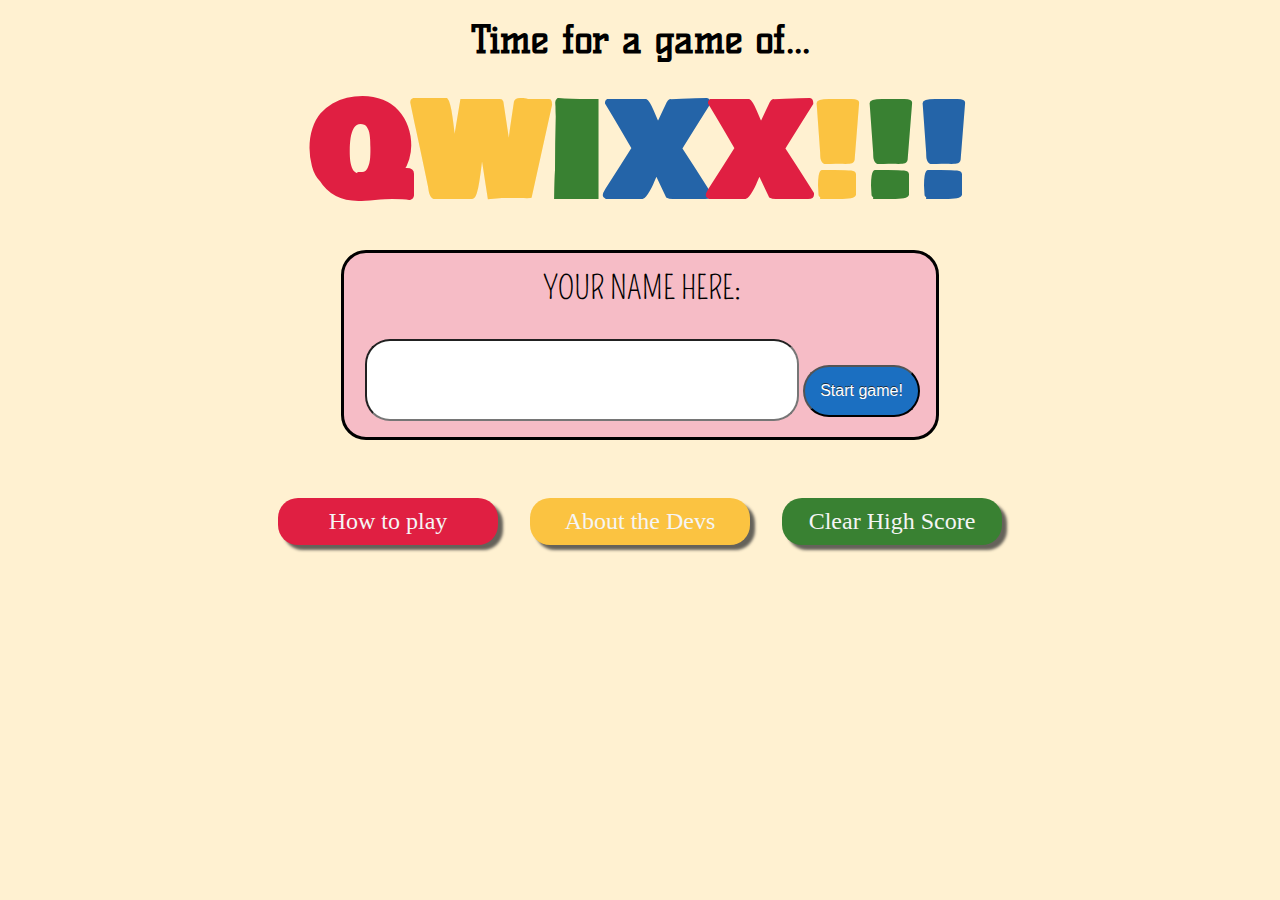
<file: index.html>
<!DOCTYPE html>
<html lang="en">

<head>
    <meta charset="UTF-8">
    <meta name="viewport" content="width=device-width, initial-scale=1.0">
    <meta http-equiv="X-UA-Compatible" content="ie=edge">
    <link rel="stylesheet" href="./landing-page/home.css">
    <title>Qwixx!</title>
</head>

<body>
    <header>
        <h2>Time for a game of...</h2>
        <h1><span id='q'>Q</span><span id='w'>W</span><span id='i'>I</span><span id='x1'>X</span><span id='x2'>X</span><span id='bang1'>!</span><span id='bang2'>!</span><span id='bang3'>!</span></h1>
    </header>
    <main>
    <form id="user-sign-up">
            <p>YOUR NAME HERE:</p>
            <input type="text" id="user-name" name="name" required />
            <button id="start-game">Start game!</button>
        </form>
        <nav>
            <a href="rules-page/index.html" id="htp">How to play</a>
            <a href="about-page/index.html" id="atd">About the Devs</a>
            <a id="clear-storage">Clear High Score</a>
        </nav>
    </main>

    <script type="module" src="./landing-page/home.js"></script>
</body>

</html>
</file>
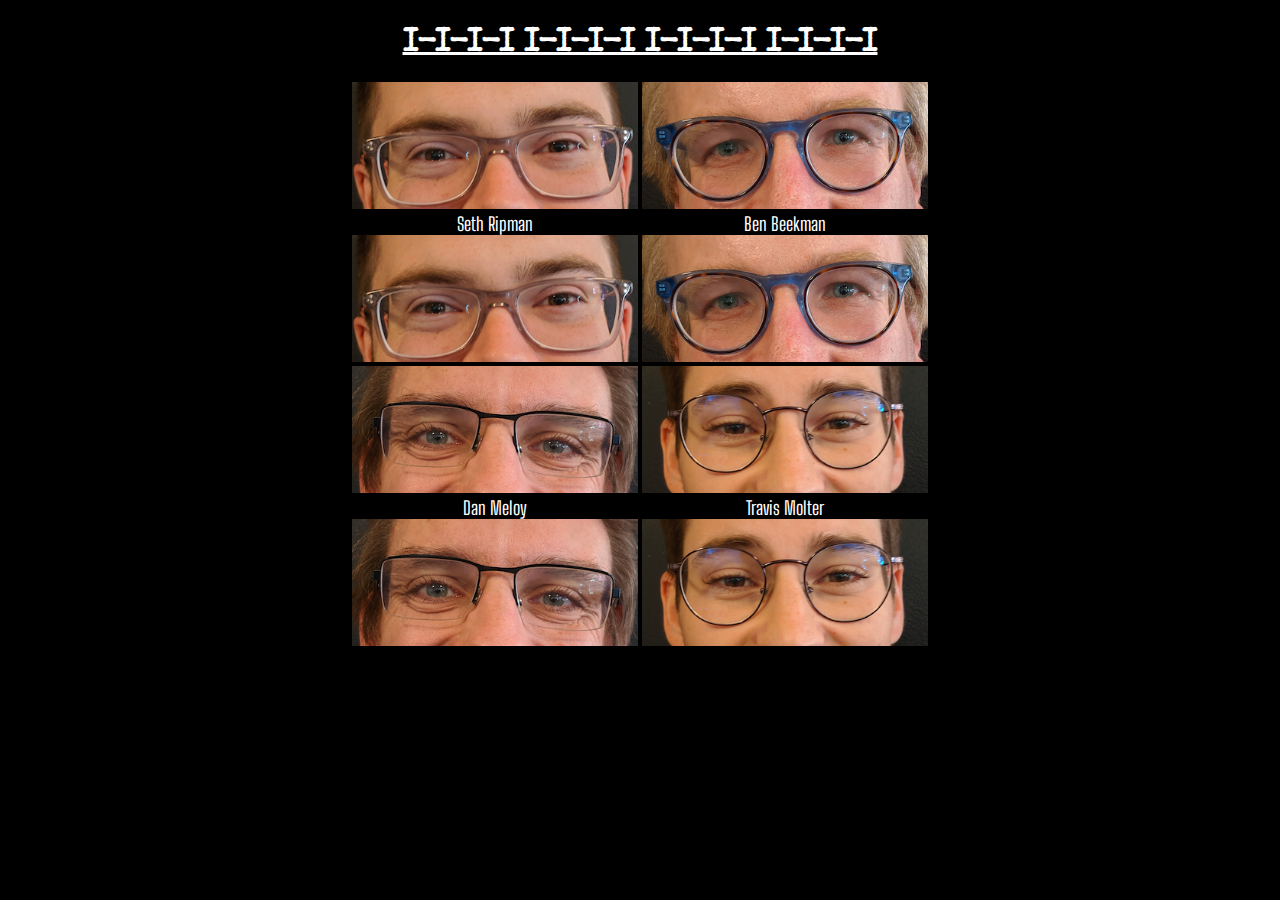
<file: about-page/index.html>
<!DOCTYPE html>
<html lang="en">

<head>
    <meta charset="UTF-8">
    <meta name="viewport" content="width=device-width, initial-scale=1.0">
    <meta http-equiv="X-UA-Compatible" content="ie=edge">
    <link href="https://fonts.googleapis.com/css?family=Big+Shoulders+Text|Special+Elite&display=swap" rel="stylesheet"> 
    <link rel="stylesheet" href="./about.css">
    <link rel="stylesheet" href="./animate.css">
    <title>About Us!</title>
</head>

<body>
    <header>
        <h1>
            <span class="rancho">I-I-I-I I-I-I-I I-I-I-I I-I-I-I</span>
        </h1>
    </header>
    <main>
        <div class="container" id="container">
                <div class="parent" id="parent">
                    <div class="seth div1 rect-img">
                        <img class="rect-face seth-face" src="../assets/about-faces/seth-rect-face.jpg">
                    </div>
                    
                    <div class="seth div2"> 
                        <span>Seth Ripman</span>
                    </div>
                    
                    <div class="seth div3 rect-img"> 
                        <img class="rect-face seth-face" src="../assets/about-faces/seth-rect-face.jpg">
                    </div>
                
                    <div class="dan div4 rect-img">
                        <img class="rect-face dan-face" src="../assets/about-faces/dan-rect-face.jpg">
                    </div>
                    
                    <div class="dan div5"> 
                        <span>Dan Meloy</span>
                    </div>
                    
                    <div class="dan div6 rect-img"> 
                        <img class="rect-face dan-face" src="../assets/about-faces/dan-rect-face.jpg">
                    </div>

                    <div class="ben div7 rect-img">
                        <img class="rect-face ben-face" src="../assets/about-faces/ben-rect-face.jpg">
                    </div>
                    
                    <div class="ben div8"> 
                        <span>Ben Beekman</span>
                    </div>
                    
                    <div class="ben div9 rect-img"> 
                        <img class="rect-face ben-face" src="../assets/about-faces/ben-rect-face.jpg">
                    </div>

                    <div class="travis div10 rect-img">
                        <img class="rect-face travis-face" src="../assets/about-faces/travis-rect-face.jpg">
                    </div>
                    
                    <div class="travis div11"> 
                        <span>Travis Molter</span>
                    </div>
                    
                    <div class="travis div12 rect-img"> 
                        <img class="rect-face travis-face" src="../assets/about-faces/travis-rect-face.jpg">
                    </div>
                </div>


            <div class="hidden-container">
                <div id="hidden-seth">
                    <img id="big-seth" class="square-face" src="../assets/about-faces/seth-square-face.jpg">
                    <div>
                        <p>As a bartender mixing drinks in a high-paced nightclub, a neuroscience researcher performing delicate injections into brain tissue, or when training professional fighter Aung La N'sang in his path from Burmese refugee to two division world champion in Asia's largest global sports media property, Seth solves puzzles that require diverse approaches and reward unorthodox solutions. He identifies strongly with Roadhog, Snorlax, and other polarizing and controversial <strong>BIG BOIS</strong> from popular culture.</p>
                    </div>
                </div>
                <div id="hidden-dan">
                    <img id="big-dan" class="square-face" src="../assets/about-faces/dan-square-face.jpg">
                    <div>
                        <p>Business owner, head brewer, hostel manager, wilderness guide, technician, developer; Dan's held many titles over the years, but one thing has stayed the same: his drive to always learn more, move forward, and have fun doing it!</p>
                    </div>
                </div>
                <div id="hidden-ben">
                    <img id="big-ben" class="square-face" src="../assets/about-faces/ben-square-face.jpg">
                    <div>
                        <p>I've been helping people with technology as a teacher, technician, and designer for most of my life. Working with non-technical clients has taught me a lot about usability. This background gives me a lot of perspective about developing software that's approachable, easy-to-use and intuitive.</p>
                    </div>
                </div>
                <div id="hidden-travis">
                    <img id="big-travis" class="square-face" src="../assets/about-faces/travis-square-face.jpg">
                    <div>
                        <p>Travis Molter is an outdoor and code enthusiast.</p>
                    </div>
                </div>
            </div>
        </div>
    </main>

    <script type="module" src="./about.js"></script>
</body>

</html>
</file>
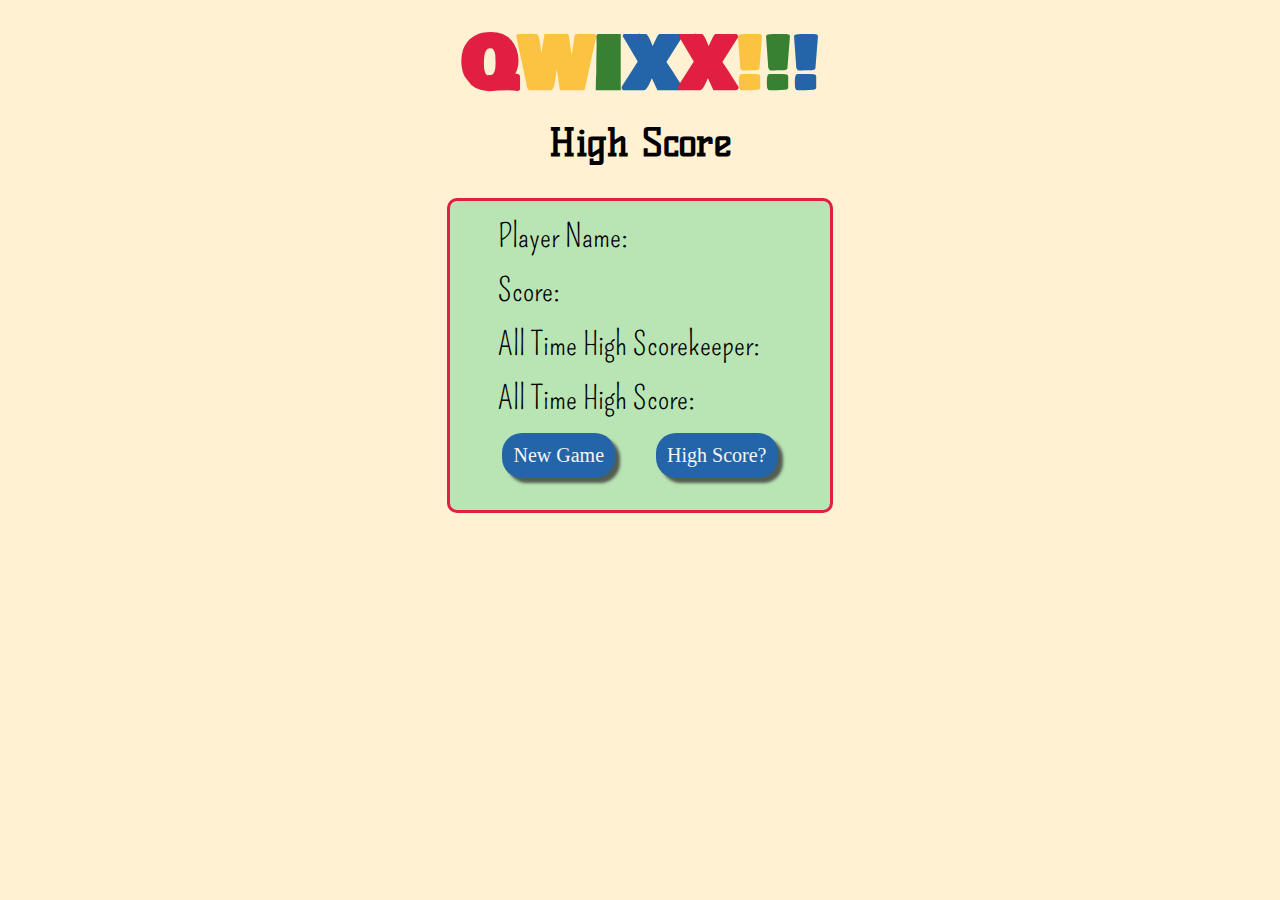
<file: results-page/index.html>
<!DOCTYPE html>
<html lang="en">

	<head>
		<meta charset="UTF-8">
		<meta name="viewport" content="width=device-width, initial-scale=1.0">
		<meta http-equiv="X-UA-Compatible" content="ie=edge">
		<link rel="stylesheet" href="results.css">
		<link rel="stylesheet" href="../assets/animations/animate.css">
		<title>High Score</title>
	</head>

	<body>
		<header>
			<h1><span id='q'>Q</span><span id='w'>W</span><span id='i'>I</span><span id='x1'>X</span><span
					id='x2'>X</span><span id='bang1'>!</span><span id='bang2'>!</span><span id='bang3'>!</span></h1>
			<h2>High Score</h2>
		</header>
		<main>
			<p id="user-name-span">Player Name:</p>
			<p id="user-score-span">Score: </p>
			<p id="high-score-name-span">All Time High Scorekeeper: </p>
			<p id="high-score-score-span"> All Time High Score:</p>
			<nav>
				<a href="../index.html">New Game</a>
				<a href="./index.html">High Score?</a>
			</nav>
		</main>
		<script type="module" src="./results.js"></script>
	</body>

</html>
</file>
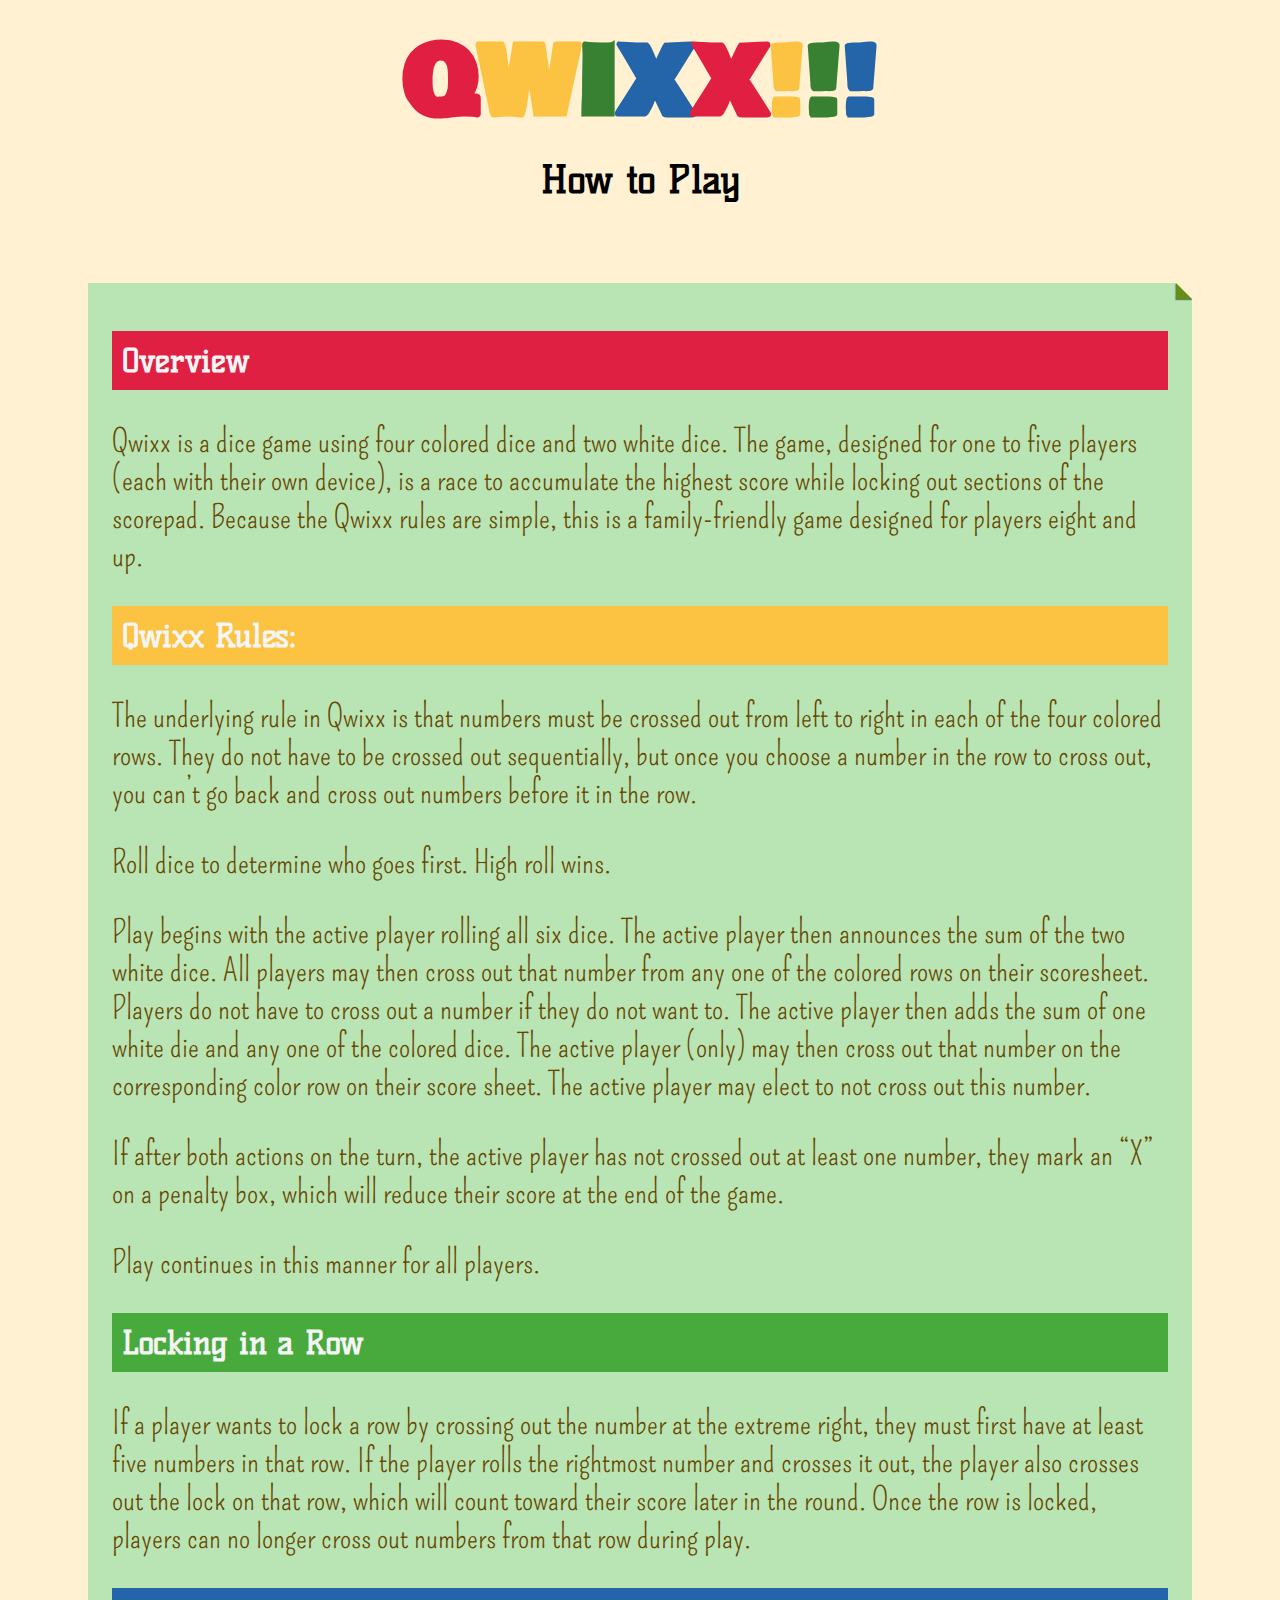
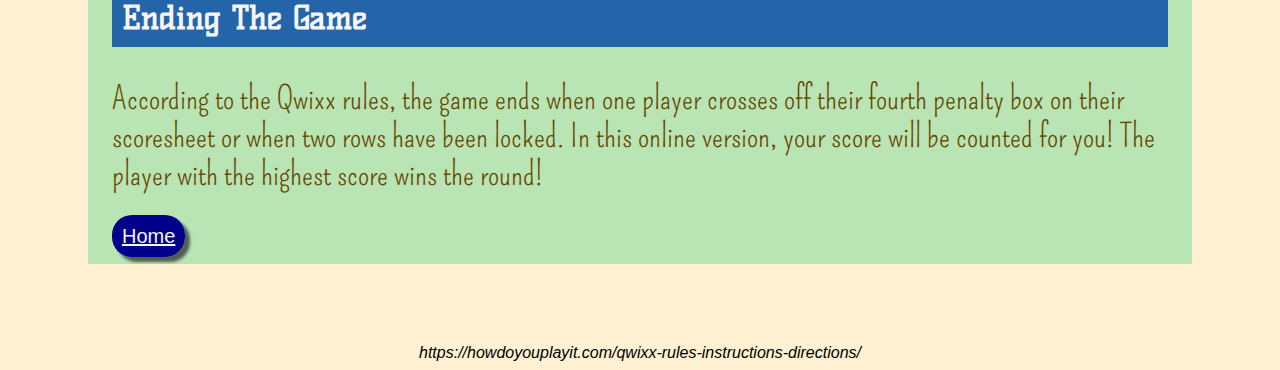
<file: rules-page/index.html>
<!DOCTYPE html>
<html lang="en">
<head>
    <meta charset="UTF-8">
    <meta name="viewport" content="width=device-width, initial-scale=1.0">
    <meta http-equiv="X-UA-Compatible" content="ie=edge">
    <link rel="stylesheet" href="rules.css">
    <title>How to Play</title>
</head>
<body>
    <header>
        <h1><span id='q'>Q</span><span id='w'>W</span><span id='i'>I</span><span id='x1'>X</span><span id='x2'>X</span><span id='bang1'>!</span><span id='bang2'>!</span><span id='bang3'>!</span></h1>
        <h2>How to Play</h2>
    </header>

    <main class="note">
        <h3>Overview</h3>
        <p>Qwixx is a dice game using four colored dice and two white dice. The game, designed for one to five players (each with their own device), is a race to accumulate the highest score while locking out sections of the scorepad. Because the Qwixx rules are simple, this is a family-friendly game designed for players eight and up.</p>

        <h3 class=qwixx-rules>Qwixx Rules:</h3>
        <p>The underlying rule in Qwixx is that numbers must be crossed out from left to right in each of the four colored rows. They do not have to be crossed out sequentially, but once you choose a number in the row to cross out, you can’t go back and cross out numbers before it in the row.</p>

        <p>Roll dice to determine who goes first. High roll wins.</p>
                
        <p>Play begins with the active player rolling all six dice. The active player then announces the sum of the two white dice. All players may then cross out that number from any one of the colored rows on their scoresheet. Players do not have to cross out a number if they do not want to. The active player then adds the sum of one white die and any one of the colored dice. The active player (only) may then cross out that number on the corresponding color row on their score sheet. The active player may elect to not cross out this number.</p>

        <p> If after both actions on the turn, the active player has not crossed out at least one number, they mark an “X” on a penalty box, which will reduce their score at the end of the game.</p>
                
        <p>Play continues in this manner for all players.</p>

        <h3 class="lockin-rules">Locking in a Row</h3>
        <p>If a player wants to lock a row by crossing out the number at the extreme right, they must first have at least five numbers in that row. If the player rolls the rightmost number and crosses it out, the player also crosses out the lock on that row, which will count toward their score later in the round. Once the row is locked, players can no longer cross out numbers from that row during play.</p>

        <h3 class="ending-game">Ending The Game</h3>
        <p>According to the Qwixx rules, the game ends when one player crosses off their fourth penalty box on their scoresheet or when two rows have been locked. In this online version, your score will be counted for you! The player with the highest score wins the round!</p>

                <nav>
                    <a href="../index.html">Home</a> 
                </nav>    
    </main>
        <cite>https://howdoyouplayit.com/qwixx-rules-instructions-directions/</cite>
</body>
</html>
</file>
<file: landing-page/home.css>
@import url('https://fonts.googleapis.com/css?family=Bowlby+One+SC|Kelly+Slab|Pompiere&display=swap');

body {
    background-color: hsl(42, 100%, 91%);

}

h1 {
    font-family: 'Bowlby One SC', cursive;
    font-size: 8rem;
    margin: 0;
    letter-spacing: 3px;
}

h2 {
    font-family: 'Kelly Slab', cursive;
    font-size: 2.4rem;
    line-height: 0rem;
    margin-bottom: 14px;
}

#q {
    color: #e01f42;
}

#w {
    color: #fbc341;
}

#i {
    color: #398132;
}

#x1 {
    color: #2464a8;
}

#x2 {
    color: #e01f42;
}

#bang1 {
    color: #fbc341;
}

#bang2 {
    color: #398132;
}

#bang3 {
    color: #2464a8;
}

header {
    display: flex;
    flex-direction: column;
    align-items: center;
}

main {
    display: flex;
    flex-direction: column;
    align-items: center;
}

form {
    border: solid;
    border-radius: 25px;
    background-color: hsl(349, 76%, 85%);
    padding: 1rem;
    margin-bottom: 42px;
}

#htp {
    background: #e01f42;
}

#htp:hover {
    background: #e01f4261;
    color: black;
}

#atd {
    background: #fbc341;
}

#atd:hover {
    background: #fbc34159;
    color: black;
}

#clear-storage {
    background: #398132;
}

#clear-storage:hover {
    background: #39813275;
    color: black;
    cursor: pointer;
}

input {
    border-radius: 25px;
    margin-left: 5px;
    padding: 10px;
    font-size: 3rem;
    font-family: 'Pompiere', cursive;
}

#user-sign-up p {
    margin-left: 5px;
    border-radius: 25px;
    font-size: 2rem;
    font-family: 'Pompiere', cursive;
    text-align: center;
    margin-top: 0;
}

#user-sign-up button {
    color: white;
    font-size: 16px;
    padding: 15px;
    margin-top: 1rem;
    text-shadow: 0px -1px 0px rgba(30, 30, 30, 0.8);
    border-radius: 30px;
    background: #1b6fc1;
    transition: all 0.5s;
    
}
#user-sign-up button:hover {
    background-color: #1b6fc1a8;
    color: black;
}

a {
    background-color: hsl(211, 65%, 40%);
    color: whitesmoke;
    font-size: 24px;
    text-shadow: 1px black;
    padding: 10px;
    box-shadow: 5px 5px 3px 0px rgba(50, 50, 50, 0.75);
    border-radius: 20px;
    width: 200px;
    text-decoration: none;
    text-align: center;
    transition: all 0.5s;
    margin: 1rem;
}

nav {
    margin: 0 auto;
    display: flex;
    justify-content: space-between;
}
</file>
<file: about-page/about.css>
body, main {
    margin: 0 auto;
    background-color: black;
    color: white;
}

h1 {
    text-align: center;
}

.rancho {
    font-family: 'Special Elite', cursive;
    text-decoration: underline;
}

.container {
    margin: 0 auto;
    width: 45%;
}

img {
    width: 100%;
    height: auto;
}

.parent {
    display: grid;
    grid-template-columns: 9fr 0fr 9fr;
    grid-template-rows: 4fr 0.5fr 4fr 0fr 4fr 0.5fr 4fr;
    grid-column-gap: 2px;
    grid-row-gap: 0px;
}
    
.div1 { 
    grid-area: 1 / 1 / 2 / 2;
}

.div2 {
    grid-area: 2 / 1 / 3 / 2;
    text-align: center;
    font-family: 'Big Shoulders Text', cursive;
    font-size: 115%;
}

.div3 {
    grid-area: 3 / 1 / 4 / 2;
}

.div4 {
    grid-area: 5 / 1 / 6 / 2;
}

.div5 {
    grid-area: 6 / 1 / 7 / 2;
    text-align: center;
    font-family: 'Big Shoulders Text', cursive;
    font-size: 115%;
}

.div6 {
    grid-area: 7 / 1 / 8 / 2;
}

.div7 {
    grid-area: 1 / 3 / 2 / 4;
}

.div8 {
    grid-area: 2 / 3 / 3 / 4;
    text-align: center;
    font-family: 'Big Shoulders Text', cursive;
    font-size: 115%;
}

.div9 {
    grid-area: 3 / 3 / 4 / 4;
}

.div10 {
    grid-area: 5 / 3 / 6 / 4;
}

.div11 {
    grid-area: 6 / 3 / 7 / 4;
    text-align: center;
    font-family: 'Big Shoulders Text', cursive;
    font-size: 115%;
}

.div12 {
    grid-area: 7 / 3 / 8 / 4;
}

#hidden-seth {
   display: none;
}

#hidden-dan {
    display: none;
}

#hidden-ben {
    display: none;
}

#hidden-travis {
    display: none;
}

.hidden-container {
    font-family: 'Big Shoulders Text', cursive;
    font-size: 1.25em;
}
</file>
<file: results-page/results.css>
@import url('https://fonts.googleapis.com/css?family=Bowlby+One+SC|Kelly+Slab|Pompiere&display=swap');

p {
    font-family: 'Pompiere', cursive;
    font-size: 2rem;
    margin: 1rem;
}

body {
    background-color: hsl(42, 100%, 91%);
}

header {
    display: flex;
    flex-direction: column;
    align-items: center;
}

#q {
    color: #e01f42;
}

#w {
    color: #fbc341;
}

#i {
    color: #398132;
}

#x1 {
    color: #2464a8;
}

#x2 {
    color: #e01f42;
}

#bang1 {
    color: #fbc341;
}

#bang2 {
    color: #398132;
}

#bang3 {
    color: #2464a8;
}

h1 {
    font-family: 'Bowlby One SC', cursive;
    font-size: 4.5rem;
    margin: 0;
}

h2 {
    font-family: 'Kelly Slab', cursive;
    font-size: 2.4rem;
    margin: 0;
    margin-bottom: 2rem;
    color: black;
}

main {
    margin: 0 auto;
    border: solid hsl(349, 76%, 50%);
    padding: 0 2rem 2rem;
    width: 25%;
    background: #b9e4b4;
    border-radius: 10px;
}



a {
    background-color: hsl(211, 65%, 40%);
    color: whitesmoke;
    font-size: 20px;
    text-shadow: 1px black;
    padding: .7rem;
    box-shadow: 5px 5px 3px 0px rgba(50, 50, 50, 0.75);
    border-radius: 20px;
    text-decoration: none;
}

a:hover {
    background-color: hsl(211, 65%, 85%);
}

nav {
    display: flex;
    flex-direction: row;
    justify-content: space-around;
}
</file>
<file: rules-page/rules.css>
@import url('https://fonts.googleapis.com/css?family=Bowlby+One+SC|Kelly+Slab|Pompiere&display=swap');

body {
	display: flex;
	align-items: center;
	justify-content: center;
	vertical-align: center;
	flex-wrap: wrap;
	align-content: center;
	font-family: 'Open Sans',
    sans-serif;
    background-color: hsl(42, 100%, 91%);
    
}

#q {
    color: #e01f42;
}

#w {
    color: #fbc341;
}

#i {
    color: #398132;
}

#x1 {
    color: #2464a8;
}

#x2 {
    color: #e01f42;
}

#bang1 {
    color: #fbc341;
}

#bang2 {
    color: #398132;
}

#bang3 {
    color: #2464a8;
}

header {
    display: flex;
    flex-direction: column;
    align-items: center;
    
}

h1 {
    font-family: 'Bowlby One SC', cursive;
    font-size: 6rem;
    margin-top: 0;
    margin-bottom: 0;
}

h2 {
    font-family: 'Kelly Slab', cursive;
    font-size: 2.4rem;
    margin-top: 0;
    margin-bottom: 0;
}

h3 {
    font-family: 'Kelly Slab', cursive; 
    font-size: 2rem;
    background-color: #e02043;
    color: whitesmoke;
    padding: 10px;
}

main {
    margin: 0 4rem;
}

a {
    background-color: darkblue;
    color: whitesmoke;
    font-size: 20px;
    text-shadow: 1px black;
    padding: 10px;
    box-shadow: 5px 5px 3px 0px rgba(50, 50, 50, 0.75);
    border-radius: 20px;
}

a:hover {
    background-color: turquoise;
}

p {
    font-family: 'Pompiere', cursive;
    font-size: 2rem;
}

.note {
    position: relative;
    padding: 1em 1.5em;
    margin: 5rem;
    color: hsl(42, 100%, 20%);
    background: hsl(114, 47%, 80%);
    overflow: hidden;
  }
  
  .note:before {
    content: "";
    position: absolute;
    top: 0;
    right: 0;
    border-width: 0 16px 16px 0;
    border-style: solid;
    border-color: hsl(42, 100%, 91%) hsl(42, 100%, 91%) #658E15 #658E15;
    background: #658E15;
    -webkit-box-shadow: 0 1px 1px rgba(0,0,0,0.3), -1px 1px 1px rgba(0,0,0,0.2);
    -moz-box-shadow: 0 1px 1px rgba(0,0,0,0.3), -1px 1px 1px rgba(0,0,0,0.2);
    box-shadow: 0 1px 1px rgba(0,0,0,0.3), -1px 1px 1px rgba(0,0,0,0.2);
    /* Firefox 3.0 damage limitation */
    display: block; width: 0;
  }
  
  .note.rounded {
    -moz-border-radius: 5px 0 5px 5px;
    border-radius: 5px 0 5px 5px;
  }
  
  .note.rounded:before {
    border-width: 8px;
    border-color: #fff #fff transparent transparent;
    -moz-border-radius: 0 0 0 5px;
    border-radius: 0 0 0 5px;
  }
  h3.qwixx-rules {
    background-color: hsl(42, 96%, 62%);   
  }
  h3.lockin-rules {
   background-color: hsl(114, 47%, 45%);
  }
  h3.ending-game {
    background-color: hsl(211, 65%, 40%);
   }
</file>
